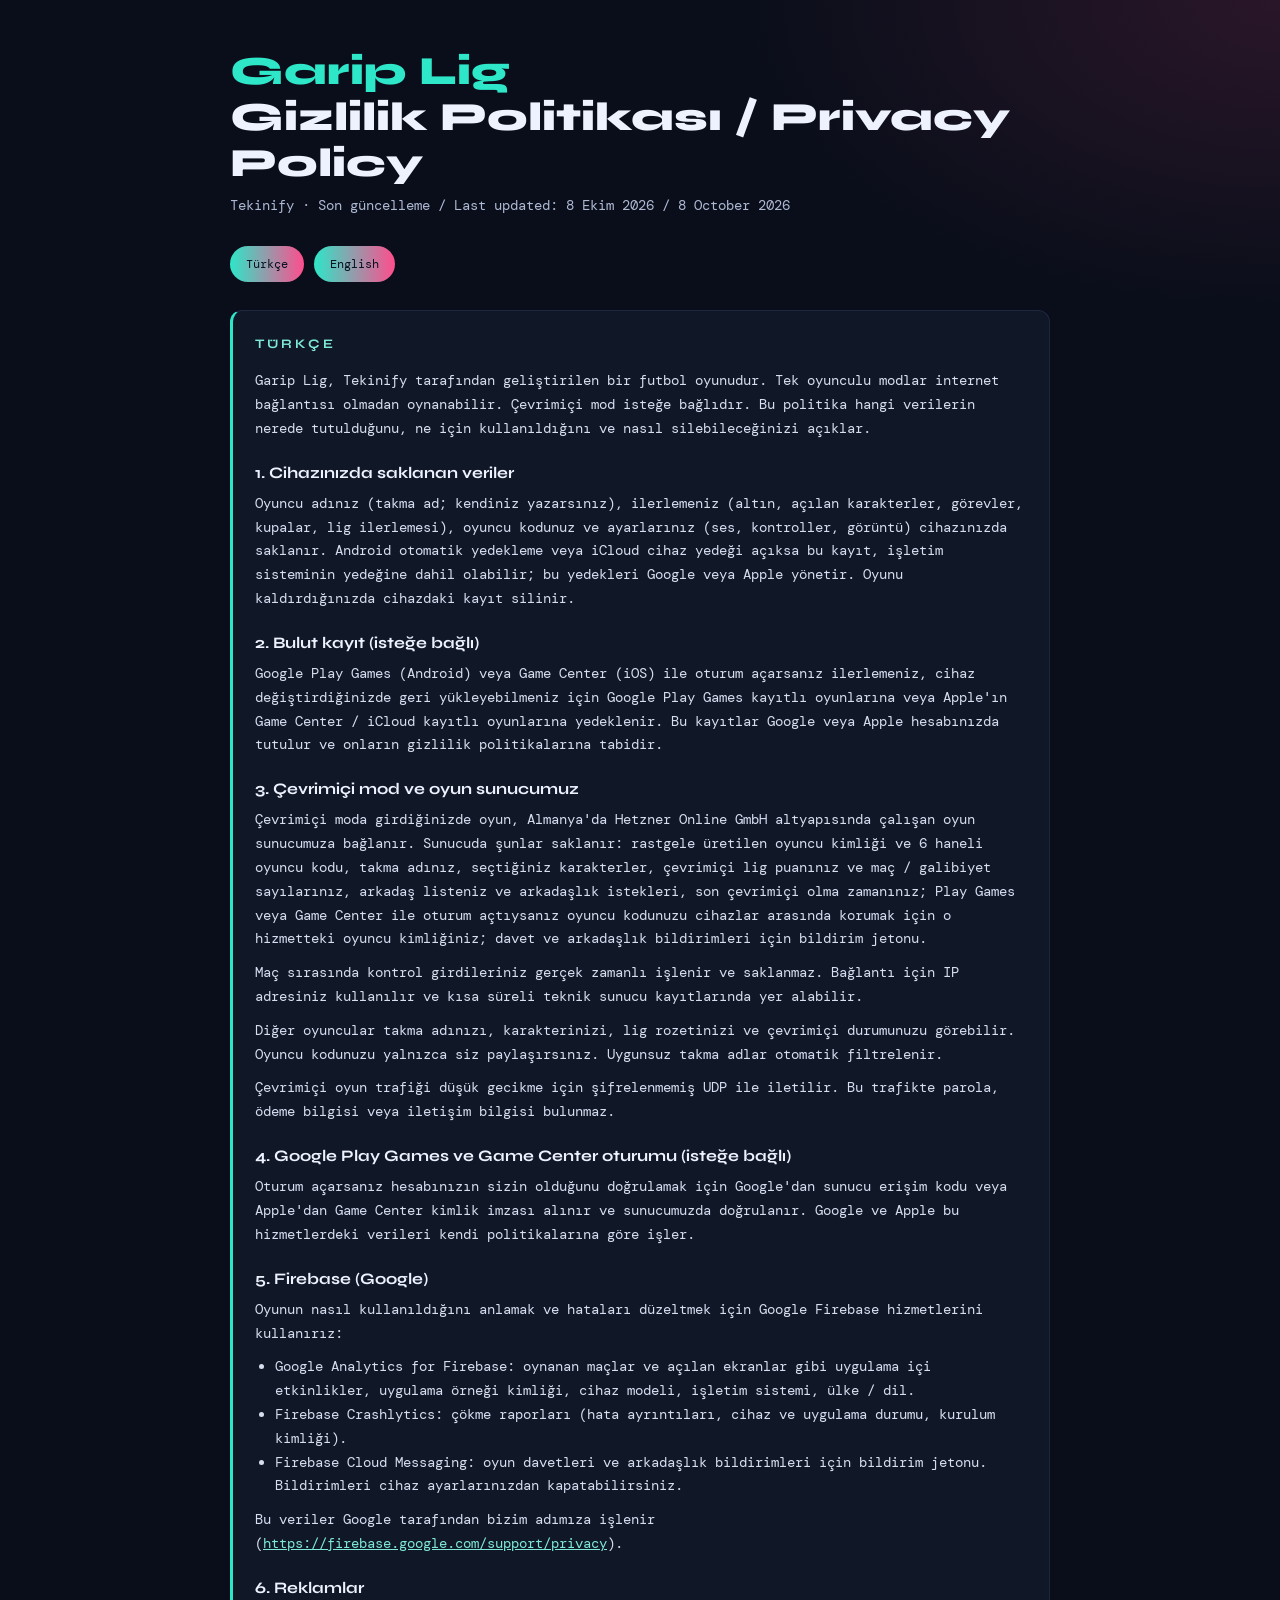
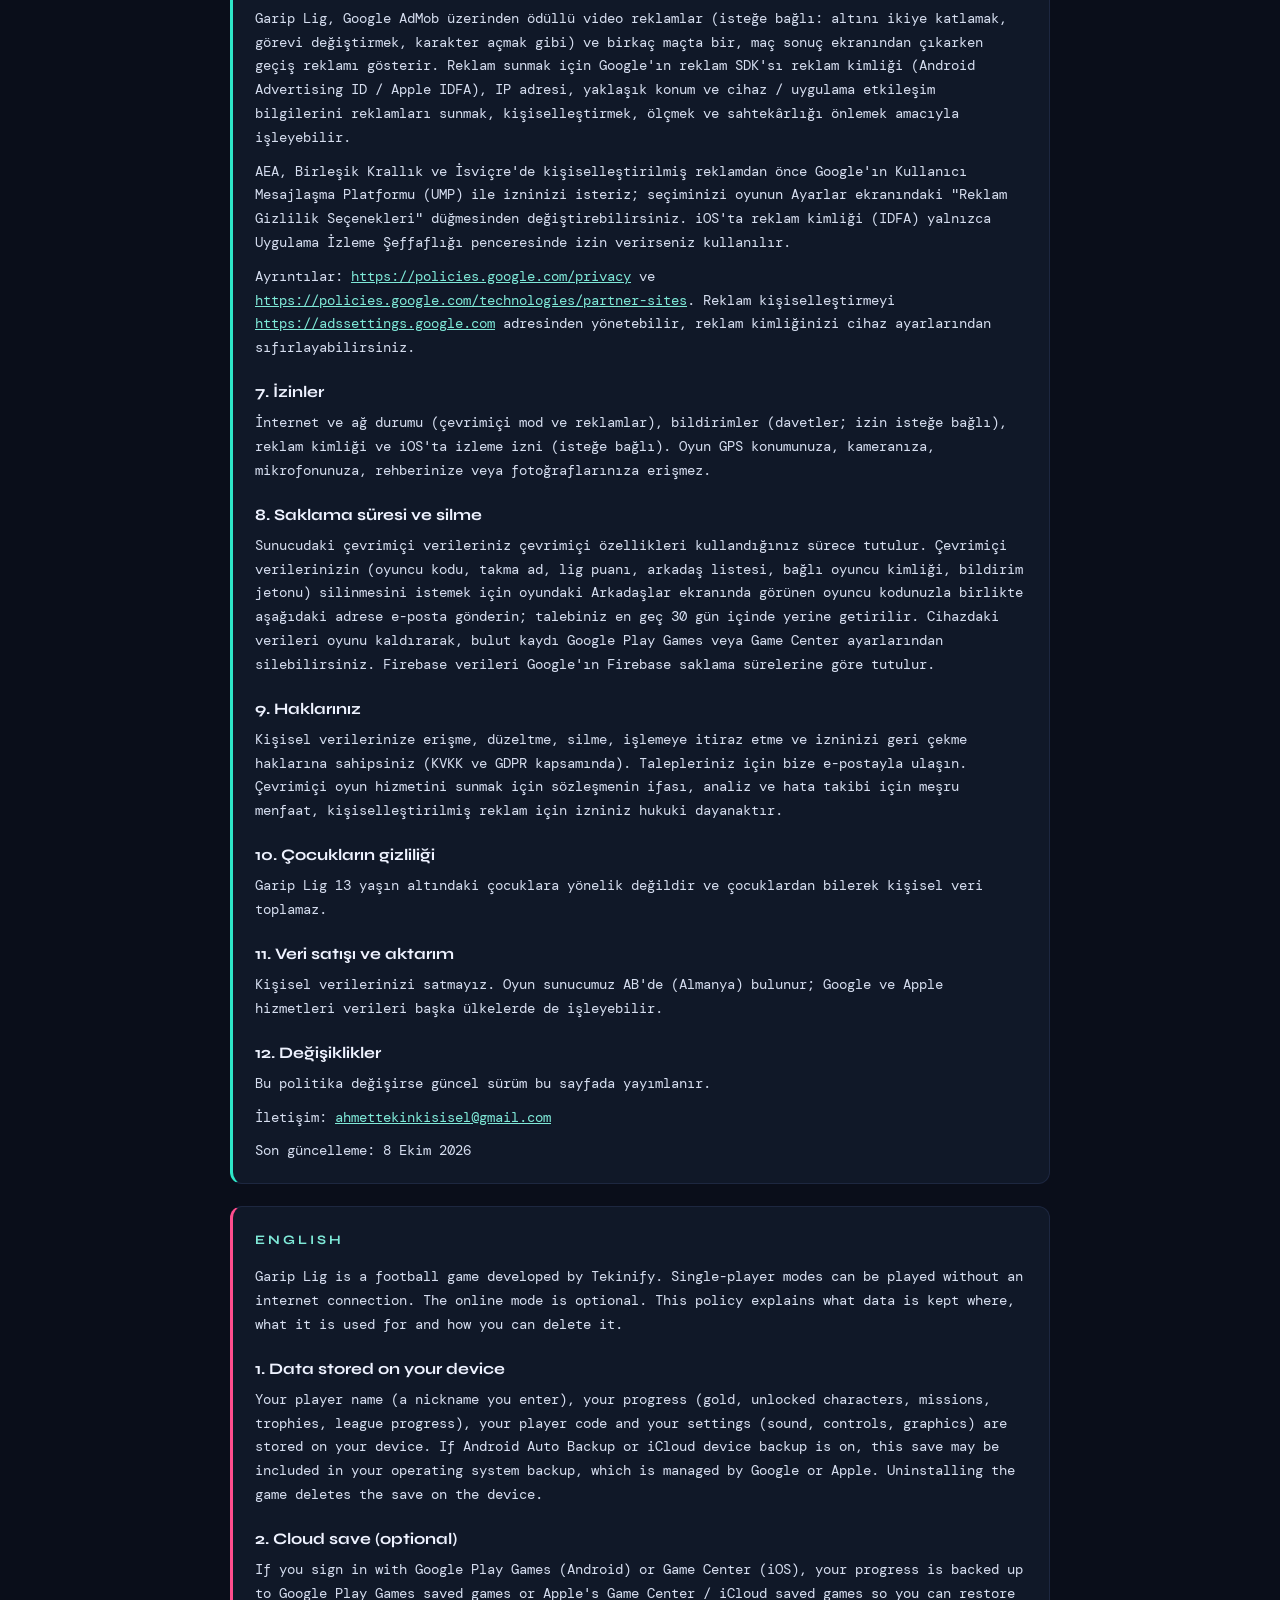
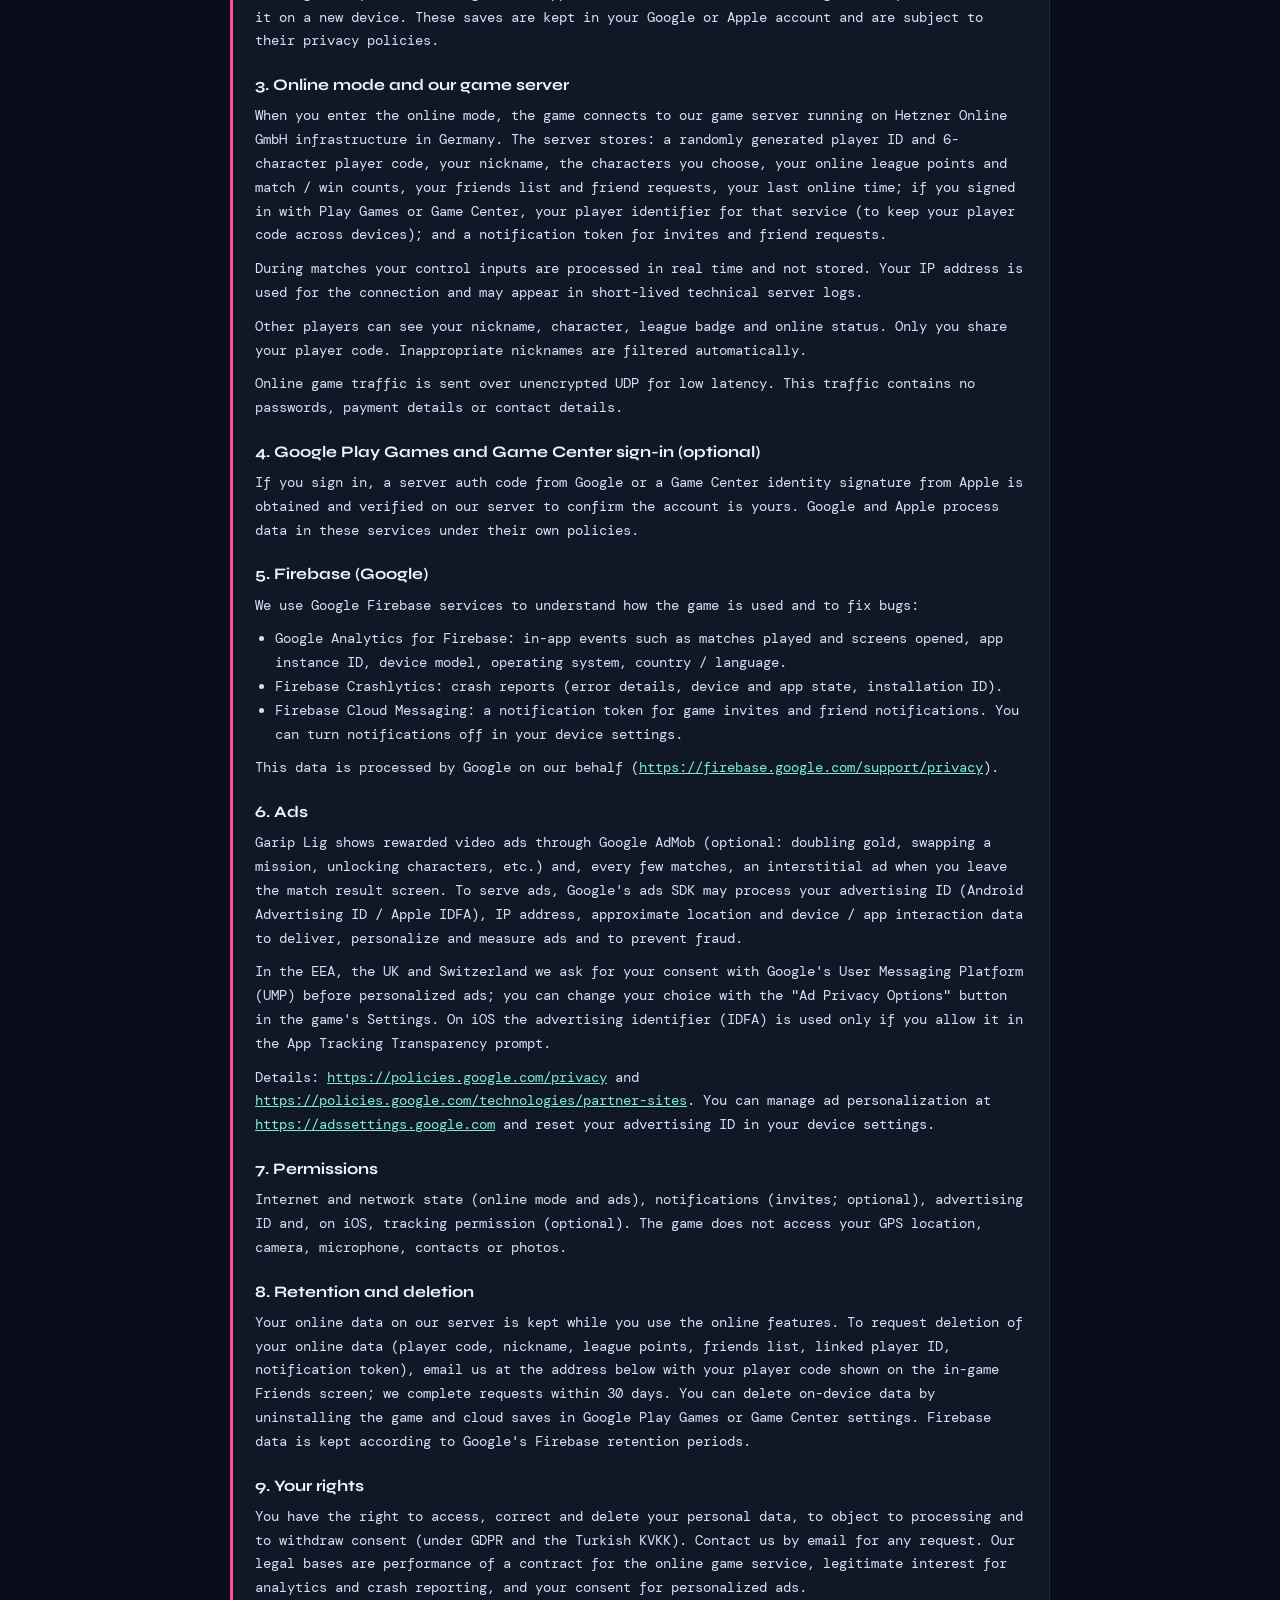
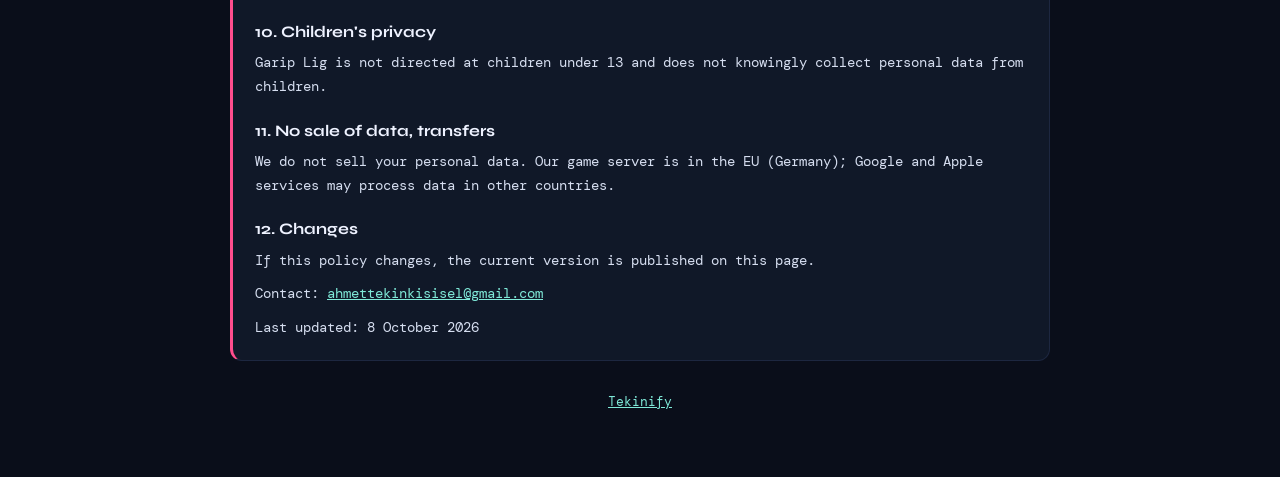
<file: gariplig/gizlilik.html>
<!doctype html>
<html lang="tr">
<head>
<meta charset="utf-8">
<meta name="viewport" content="width=device-width,initial-scale=1">
<title>Garip Lig Gizlilik Politikası / Privacy Policy</title>
<link rel="stylesheet" href="https://fonts.googleapis.com/css2?family=Syne:wght@700;800&family=DM+Mono:wght@400;500&display=swap">
<style>
*{margin:0;padding:0;box-sizing:border-box}
body{min-height:100vh;font-family:"DM Mono",monospace;color:#eef2ff;background:radial-gradient(900px 520px at 12% -8%,rgba(46,230,200,.13),transparent 60%),radial-gradient(900px 520px at 100% 0%,rgba(255,77,141,.13),transparent 60%),#0A0E1A;padding:48px 20px 64px;line-height:1.7;font-size:14px}
.wrap{max-width:820px;margin:0 auto}
h1{font-family:"Syne",sans-serif;font-weight:800;font-size:clamp(26px,6vw,40px);line-height:1.15;margin-bottom:8px}
h1 .c{color:#2ee6c8}
.alt{color:#aeb9d4;margin-bottom:28px}
.dil{display:flex;gap:10px;margin-bottom:28px}
.dil a{font-size:12px;color:#06101e;background:linear-gradient(90deg,#2ee6c8,#ff4d8d);padding:8px 16px;border-radius:30px;text-decoration:none}
section{background:#101828;border:1px solid #1d2740;border-left:3px solid #2ee6c8;border-radius:12px;padding:22px 22px 10px;margin-bottom:22px}
section:nth-of-type(2){border-left-color:#ff4d8d}
h2{font-family:"Syne",sans-serif;font-weight:700;font-size:13px;letter-spacing:3px;color:#7fe9d8;margin-bottom:14px}
h3{font-family:"Syne",sans-serif;font-weight:700;font-size:16px;margin:18px 0 6px}
p,ul{margin-bottom:10px;color:#d6def0}
ul{padding-left:20px}
a{color:#7fe9d8;word-break:break-word}
footer{margin-top:30px;text-align:center;font-size:13px;color:#8593ad}
</style>
</head>
<body>
<div class="wrap">
<h1><span class="c">Garip Lig</span><br>Gizlilik Politikası / Privacy Policy</h1>
<p class="alt">Tekinify · Son güncelleme / Last updated: 8 Ekim 2026 / 8 October 2026</p>
<div class="dil"><a href="#tr">Türkçe</a><a href="#en">English</a></div>
<section id="tr"><h2>TÜRKÇE</h2>
<p>Garip Lig, Tekinify tarafından geliştirilen bir futbol oyunudur. Tek oyunculu modlar internet bağlantısı olmadan oynanabilir. Çevrimiçi mod isteğe bağlıdır. Bu politika hangi verilerin nerede tutulduğunu, ne için kullanıldığını ve nasıl silebileceğinizi açıklar.</p>
<h3>1. Cihazınızda saklanan veriler</h3>
<p>Oyuncu adınız (takma ad; kendiniz yazarsınız), ilerlemeniz (altın, açılan karakterler, görevler, kupalar, lig ilerlemesi), oyuncu kodunuz ve ayarlarınız (ses, kontroller, görüntü) cihazınızda saklanır. Android otomatik yedekleme veya iCloud cihaz yedeği açıksa bu kayıt, işletim sisteminin yedeğine dahil olabilir; bu yedekleri Google veya Apple yönetir. Oyunu kaldırdığınızda cihazdaki kayıt silinir.</p>
<h3>2. Bulut kayıt (isteğe bağlı)</h3>
<p>Google Play Games (Android) veya Game Center (iOS) ile oturum açarsanız ilerlemeniz, cihaz değiştirdiğinizde geri yükleyebilmeniz için Google Play Games kayıtlı oyunlarına veya Apple&#x27;ın Game Center / iCloud kayıtlı oyunlarına yedeklenir. Bu kayıtlar Google veya Apple hesabınızda tutulur ve onların gizlilik politikalarına tabidir.</p>
<h3>3. Çevrimiçi mod ve oyun sunucumuz</h3>
<p>Çevrimiçi moda girdiğinizde oyun, Almanya&#x27;da Hetzner Online GmbH altyapısında çalışan oyun sunucumuza bağlanır. Sunucuda şunlar saklanır: rastgele üretilen oyuncu kimliği ve 6 haneli oyuncu kodu, takma adınız, seçtiğiniz karakterler, çevrimiçi lig puanınız ve maç / galibiyet sayılarınız, arkadaş listeniz ve arkadaşlık istekleri, son çevrimiçi olma zamanınız; Play Games veya Game Center ile oturum açtıysanız oyuncu kodunuzu cihazlar arasında korumak için o hizmetteki oyuncu kimliğiniz; davet ve arkadaşlık bildirimleri için bildirim jetonu.</p>
<p>Maç sırasında kontrol girdileriniz gerçek zamanlı işlenir ve saklanmaz. Bağlantı için IP adresiniz kullanılır ve kısa süreli teknik sunucu kayıtlarında yer alabilir.</p>
<p>Diğer oyuncular takma adınızı, karakterinizi, lig rozetinizi ve çevrimiçi durumunuzu görebilir. Oyuncu kodunuzu yalnızca siz paylaşırsınız. Uygunsuz takma adlar otomatik filtrelenir.</p>
<p>Çevrimiçi oyun trafiği düşük gecikme için şifrelenmemiş UDP ile iletilir. Bu trafikte parola, ödeme bilgisi veya iletişim bilgisi bulunmaz.</p>
<h3>4. Google Play Games ve Game Center oturumu (isteğe bağlı)</h3>
<p>Oturum açarsanız hesabınızın sizin olduğunu doğrulamak için Google&#x27;dan sunucu erişim kodu veya Apple&#x27;dan Game Center kimlik imzası alınır ve sunucumuzda doğrulanır. Google ve Apple bu hizmetlerdeki verileri kendi politikalarına göre işler.</p>
<h3>5. Firebase (Google)</h3>
<p>Oyunun nasıl kullanıldığını anlamak ve hataları düzeltmek için Google Firebase hizmetlerini kullanırız:</p>
<ul><li>Google Analytics for Firebase: oynanan maçlar ve açılan ekranlar gibi uygulama içi etkinlikler, uygulama örneği kimliği, cihaz modeli, işletim sistemi, ülke / dil.</li><li>Firebase Crashlytics: çökme raporları (hata ayrıntıları, cihaz ve uygulama durumu, kurulum kimliği).</li><li>Firebase Cloud Messaging: oyun davetleri ve arkadaşlık bildirimleri için bildirim jetonu. Bildirimleri cihaz ayarlarınızdan kapatabilirsiniz.</li></ul>
<p>Bu veriler Google tarafından bizim adımıza işlenir (<a href="https://firebase.google.com/support/privacy">https://firebase.google.com/support/privacy</a>).</p>
<h3>6. Reklamlar</h3>
<p>Garip Lig, Google AdMob üzerinden ödüllü video reklamlar (isteğe bağlı: altını ikiye katlamak, görevi değiştirmek, karakter açmak gibi) ve birkaç maçta bir, maç sonuç ekranından çıkarken geçiş reklamı gösterir. Reklam sunmak için Google&#x27;ın reklam SDK&#x27;sı reklam kimliği (Android Advertising ID / Apple IDFA), IP adresi, yaklaşık konum ve cihaz / uygulama etkileşim bilgilerini reklamları sunmak, kişiselleştirmek, ölçmek ve sahtekârlığı önlemek amacıyla işleyebilir.</p>
<p>AEA, Birleşik Krallık ve İsviçre&#x27;de kişiselleştirilmiş reklamdan önce Google&#x27;ın Kullanıcı Mesajlaşma Platformu (UMP) ile izninizi isteriz; seçiminizi oyunun Ayarlar ekranındaki &quot;Reklam Gizlilik Seçenekleri&quot; düğmesinden değiştirebilirsiniz. iOS&#x27;ta reklam kimliği (IDFA) yalnızca Uygulama İzleme Şeffaflığı penceresinde izin verirseniz kullanılır.</p>
<p>Ayrıntılar: <a href="https://policies.google.com/privacy">https://policies.google.com/privacy</a> ve <a href="https://policies.google.com/technologies/partner-sites">https://policies.google.com/technologies/partner-sites</a>. Reklam kişiselleştirmeyi <a href="https://adssettings.google.com">https://adssettings.google.com</a> adresinden yönetebilir, reklam kimliğinizi cihaz ayarlarından sıfırlayabilirsiniz.</p>
<h3>7. İzinler</h3>
<p>İnternet ve ağ durumu (çevrimiçi mod ve reklamlar), bildirimler (davetler; izin isteğe bağlı), reklam kimliği ve iOS&#x27;ta izleme izni (isteğe bağlı). Oyun GPS konumunuza, kameranıza, mikrofonunuza, rehberinize veya fotoğraflarınıza erişmez.</p>
<h3>8. Saklama süresi ve silme</h3>
<p>Sunucudaki çevrimiçi verileriniz çevrimiçi özellikleri kullandığınız sürece tutulur. Çevrimiçi verilerinizin (oyuncu kodu, takma ad, lig puanı, arkadaş listesi, bağlı oyuncu kimliği, bildirim jetonu) silinmesini istemek için oyundaki Arkadaşlar ekranında görünen oyuncu kodunuzla birlikte aşağıdaki adrese e-posta gönderin; talebiniz en geç 30 gün içinde yerine getirilir. Cihazdaki verileri oyunu kaldırarak, bulut kaydı Google Play Games veya Game Center ayarlarından silebilirsiniz. Firebase verileri Google&#x27;ın Firebase saklama sürelerine göre tutulur.</p>
<h3>9. Haklarınız</h3>
<p>Kişisel verilerinize erişme, düzeltme, silme, işlemeye itiraz etme ve izninizi geri çekme haklarına sahipsiniz (KVKK ve GDPR kapsamında). Talepleriniz için bize e-postayla ulaşın. Çevrimiçi oyun hizmetini sunmak için sözleşmenin ifası, analiz ve hata takibi için meşru menfaat, kişiselleştirilmiş reklam için izniniz hukuki dayanaktır.</p>
<h3>10. Çocukların gizliliği</h3>
<p>Garip Lig 13 yaşın altındaki çocuklara yönelik değildir ve çocuklardan bilerek kişisel veri toplamaz.</p>
<h3>11. Veri satışı ve aktarım</h3>
<p>Kişisel verilerinizi satmayız. Oyun sunucumuz AB&#x27;de (Almanya) bulunur; Google ve Apple hizmetleri verileri başka ülkelerde de işleyebilir.</p>
<h3>12. Değişiklikler</h3>
<p>Bu politika değişirse güncel sürüm bu sayfada yayımlanır.</p>
<p>İletişim: <a href="mailto:ahmettekinkisisel@gmail.com">ahmettekinkisisel@gmail.com</a></p>
<p>Son güncelleme: 8 Ekim 2026</p>
</section>
<section id="en"><h2>ENGLISH</h2>
<p>Garip Lig is a football game developed by Tekinify. Single-player modes can be played without an internet connection. The online mode is optional. This policy explains what data is kept where, what it is used for and how you can delete it.</p>
<h3>1. Data stored on your device</h3>
<p>Your player name (a nickname you enter), your progress (gold, unlocked characters, missions, trophies, league progress), your player code and your settings (sound, controls, graphics) are stored on your device. If Android Auto Backup or iCloud device backup is on, this save may be included in your operating system backup, which is managed by Google or Apple. Uninstalling the game deletes the save on the device.</p>
<h3>2. Cloud save (optional)</h3>
<p>If you sign in with Google Play Games (Android) or Game Center (iOS), your progress is backed up to Google Play Games saved games or Apple&#x27;s Game Center / iCloud saved games so you can restore it on a new device. These saves are kept in your Google or Apple account and are subject to their privacy policies.</p>
<h3>3. Online mode and our game server</h3>
<p>When you enter the online mode, the game connects to our game server running on Hetzner Online GmbH infrastructure in Germany. The server stores: a randomly generated player ID and 6-character player code, your nickname, the characters you choose, your online league points and match / win counts, your friends list and friend requests, your last online time; if you signed in with Play Games or Game Center, your player identifier for that service (to keep your player code across devices); and a notification token for invites and friend requests.</p>
<p>During matches your control inputs are processed in real time and not stored. Your IP address is used for the connection and may appear in short-lived technical server logs.</p>
<p>Other players can see your nickname, character, league badge and online status. Only you share your player code. Inappropriate nicknames are filtered automatically.</p>
<p>Online game traffic is sent over unencrypted UDP for low latency. This traffic contains no passwords, payment details or contact details.</p>
<h3>4. Google Play Games and Game Center sign-in (optional)</h3>
<p>If you sign in, a server auth code from Google or a Game Center identity signature from Apple is obtained and verified on our server to confirm the account is yours. Google and Apple process data in these services under their own policies.</p>
<h3>5. Firebase (Google)</h3>
<p>We use Google Firebase services to understand how the game is used and to fix bugs:</p>
<ul><li>Google Analytics for Firebase: in-app events such as matches played and screens opened, app instance ID, device model, operating system, country / language.</li><li>Firebase Crashlytics: crash reports (error details, device and app state, installation ID).</li><li>Firebase Cloud Messaging: a notification token for game invites and friend notifications. You can turn notifications off in your device settings.</li></ul>
<p>This data is processed by Google on our behalf (<a href="https://firebase.google.com/support/privacy">https://firebase.google.com/support/privacy</a>).</p>
<h3>6. Ads</h3>
<p>Garip Lig shows rewarded video ads through Google AdMob (optional: doubling gold, swapping a mission, unlocking characters, etc.) and, every few matches, an interstitial ad when you leave the match result screen. To serve ads, Google&#x27;s ads SDK may process your advertising ID (Android Advertising ID / Apple IDFA), IP address, approximate location and device / app interaction data to deliver, personalize and measure ads and to prevent fraud.</p>
<p>In the EEA, the UK and Switzerland we ask for your consent with Google&#x27;s User Messaging Platform (UMP) before personalized ads; you can change your choice with the &quot;Ad Privacy Options&quot; button in the game&#x27;s Settings. On iOS the advertising identifier (IDFA) is used only if you allow it in the App Tracking Transparency prompt.</p>
<p>Details: <a href="https://policies.google.com/privacy">https://policies.google.com/privacy</a> and <a href="https://policies.google.com/technologies/partner-sites">https://policies.google.com/technologies/partner-sites</a>. You can manage ad personalization at <a href="https://adssettings.google.com">https://adssettings.google.com</a> and reset your advertising ID in your device settings.</p>
<h3>7. Permissions</h3>
<p>Internet and network state (online mode and ads), notifications (invites; optional), advertising ID and, on iOS, tracking permission (optional). The game does not access your GPS location, camera, microphone, contacts or photos.</p>
<h3>8. Retention and deletion</h3>
<p>Your online data on our server is kept while you use the online features. To request deletion of your online data (player code, nickname, league points, friends list, linked player ID, notification token), email us at the address below with your player code shown on the in-game Friends screen; we complete requests within 30 days. You can delete on-device data by uninstalling the game and cloud saves in Google Play Games or Game Center settings. Firebase data is kept according to Google&#x27;s Firebase retention periods.</p>
<h3>9. Your rights</h3>
<p>You have the right to access, correct and delete your personal data, to object to processing and to withdraw consent (under GDPR and the Turkish KVKK). Contact us by email for any request. Our legal bases are performance of a contract for the online game service, legitimate interest for analytics and crash reporting, and your consent for personalized ads.</p>
<h3>10. Children&#x27;s privacy</h3>
<p>Garip Lig is not directed at children under 13 and does not knowingly collect personal data from children.</p>
<h3>11. No sale of data, transfers</h3>
<p>We do not sell your personal data. Our game server is in the EU (Germany); Google and Apple services may process data in other countries.</p>
<h3>12. Changes</h3>
<p>If this policy changes, the current version is published on this page.</p>
<p>Contact: <a href="mailto:ahmettekinkisisel@gmail.com">ahmettekinkisisel@gmail.com</a></p>
<p>Last updated: 8 October 2026</p>
</section>
<footer><a href="https://birdost.github.io/">Tekinify</a></footer>
</div>
</body>
</html>
</file>
